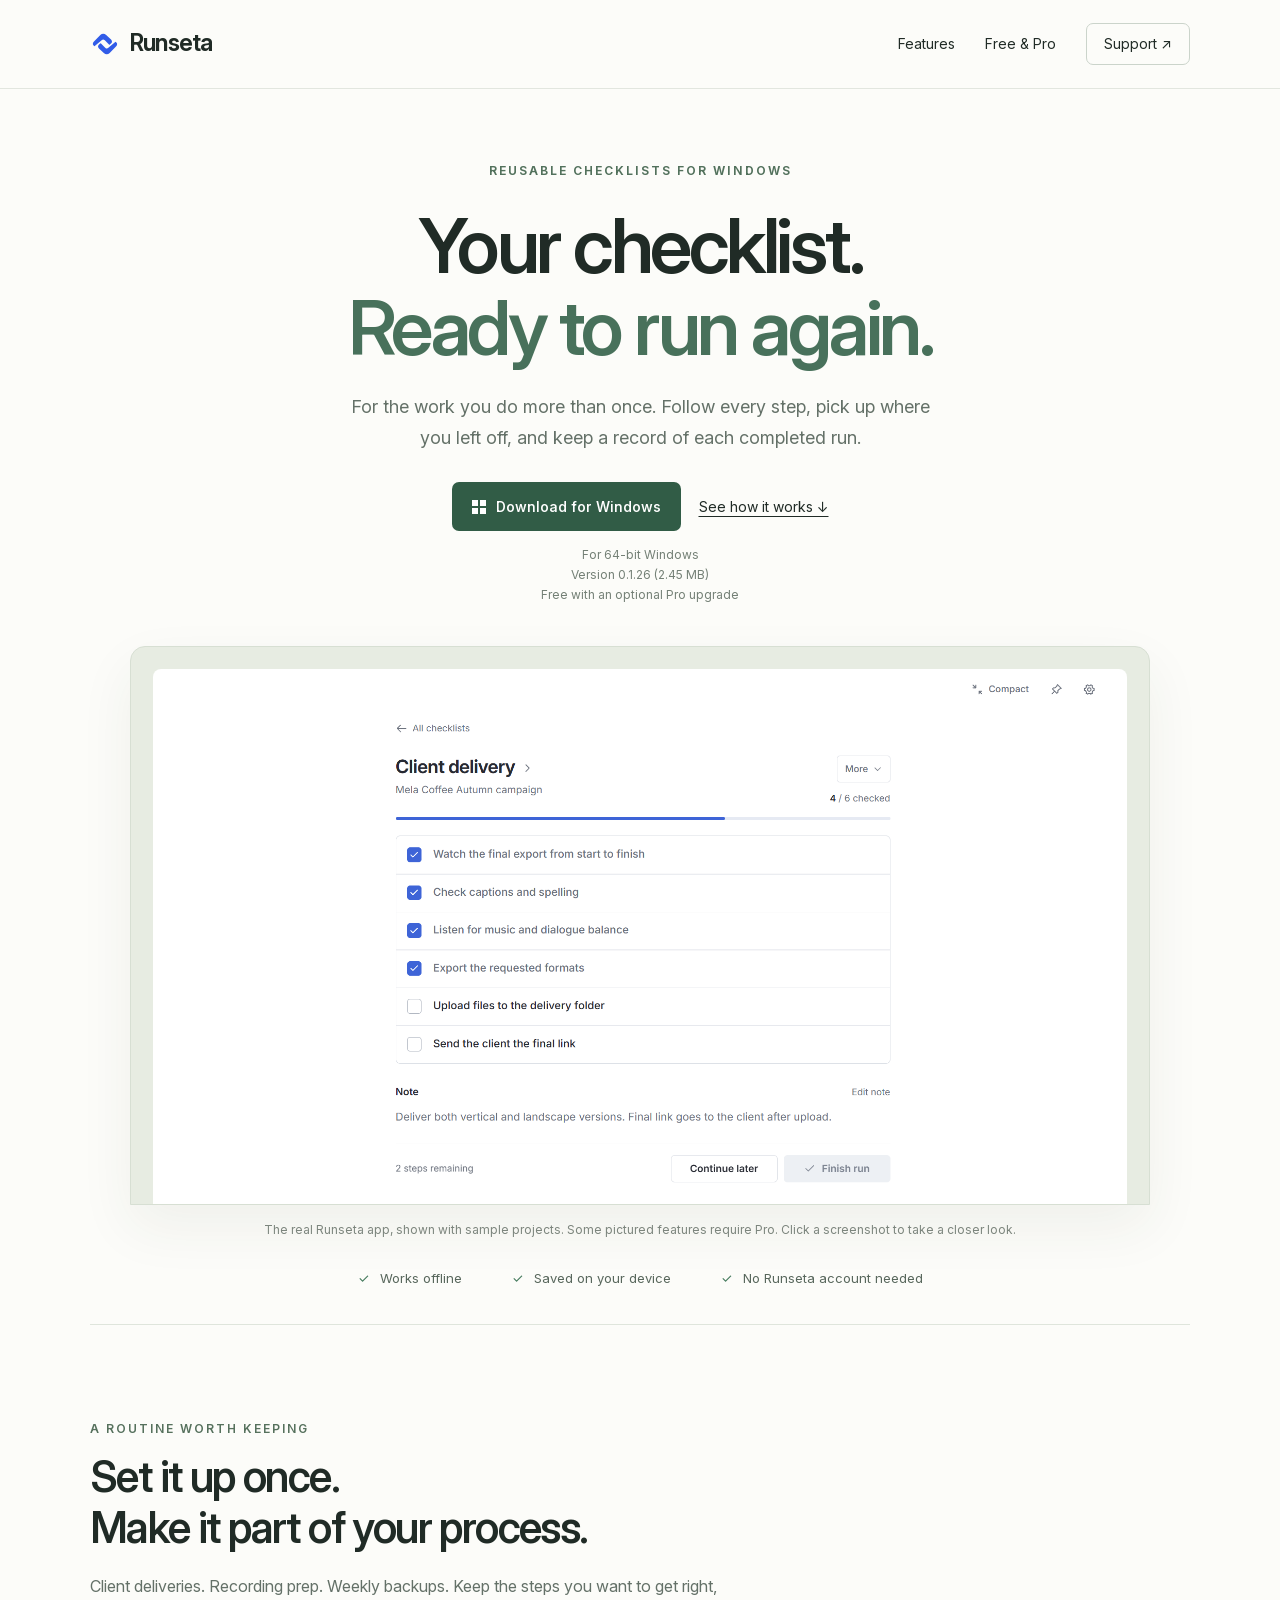
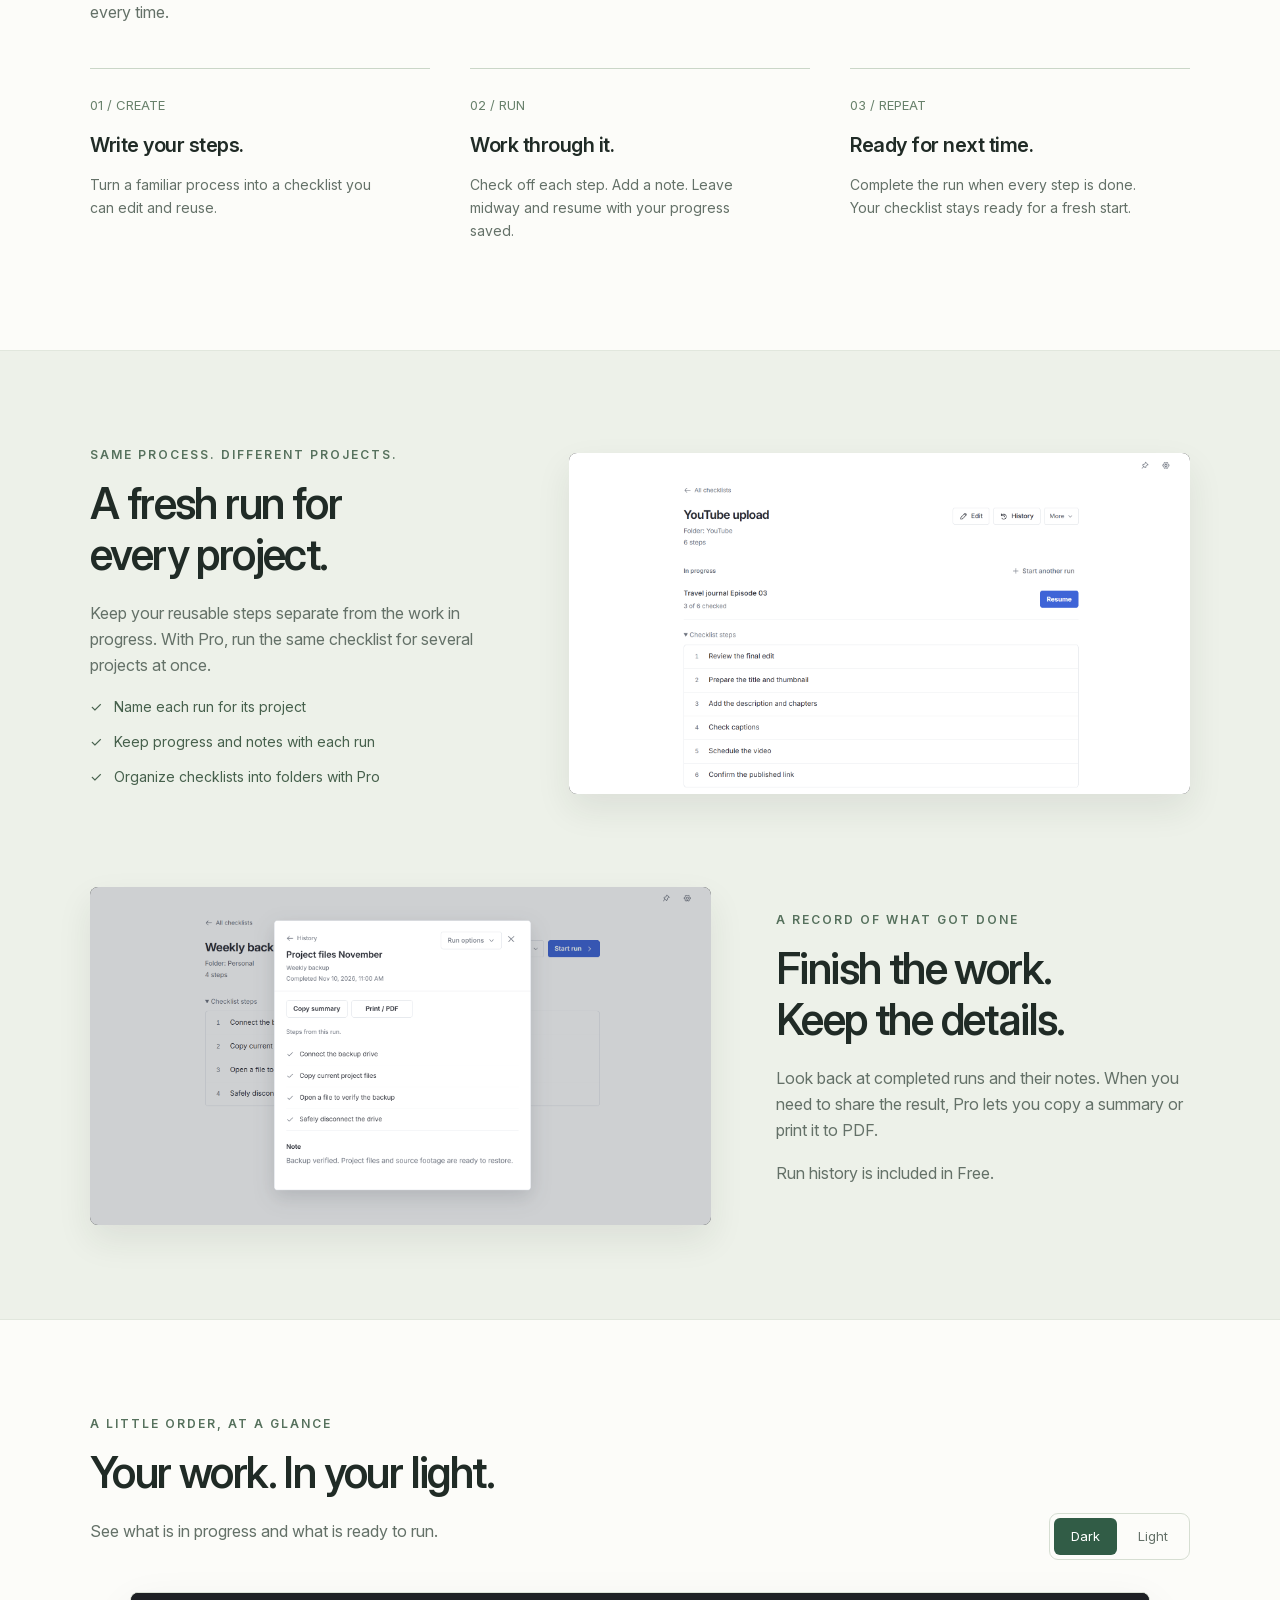
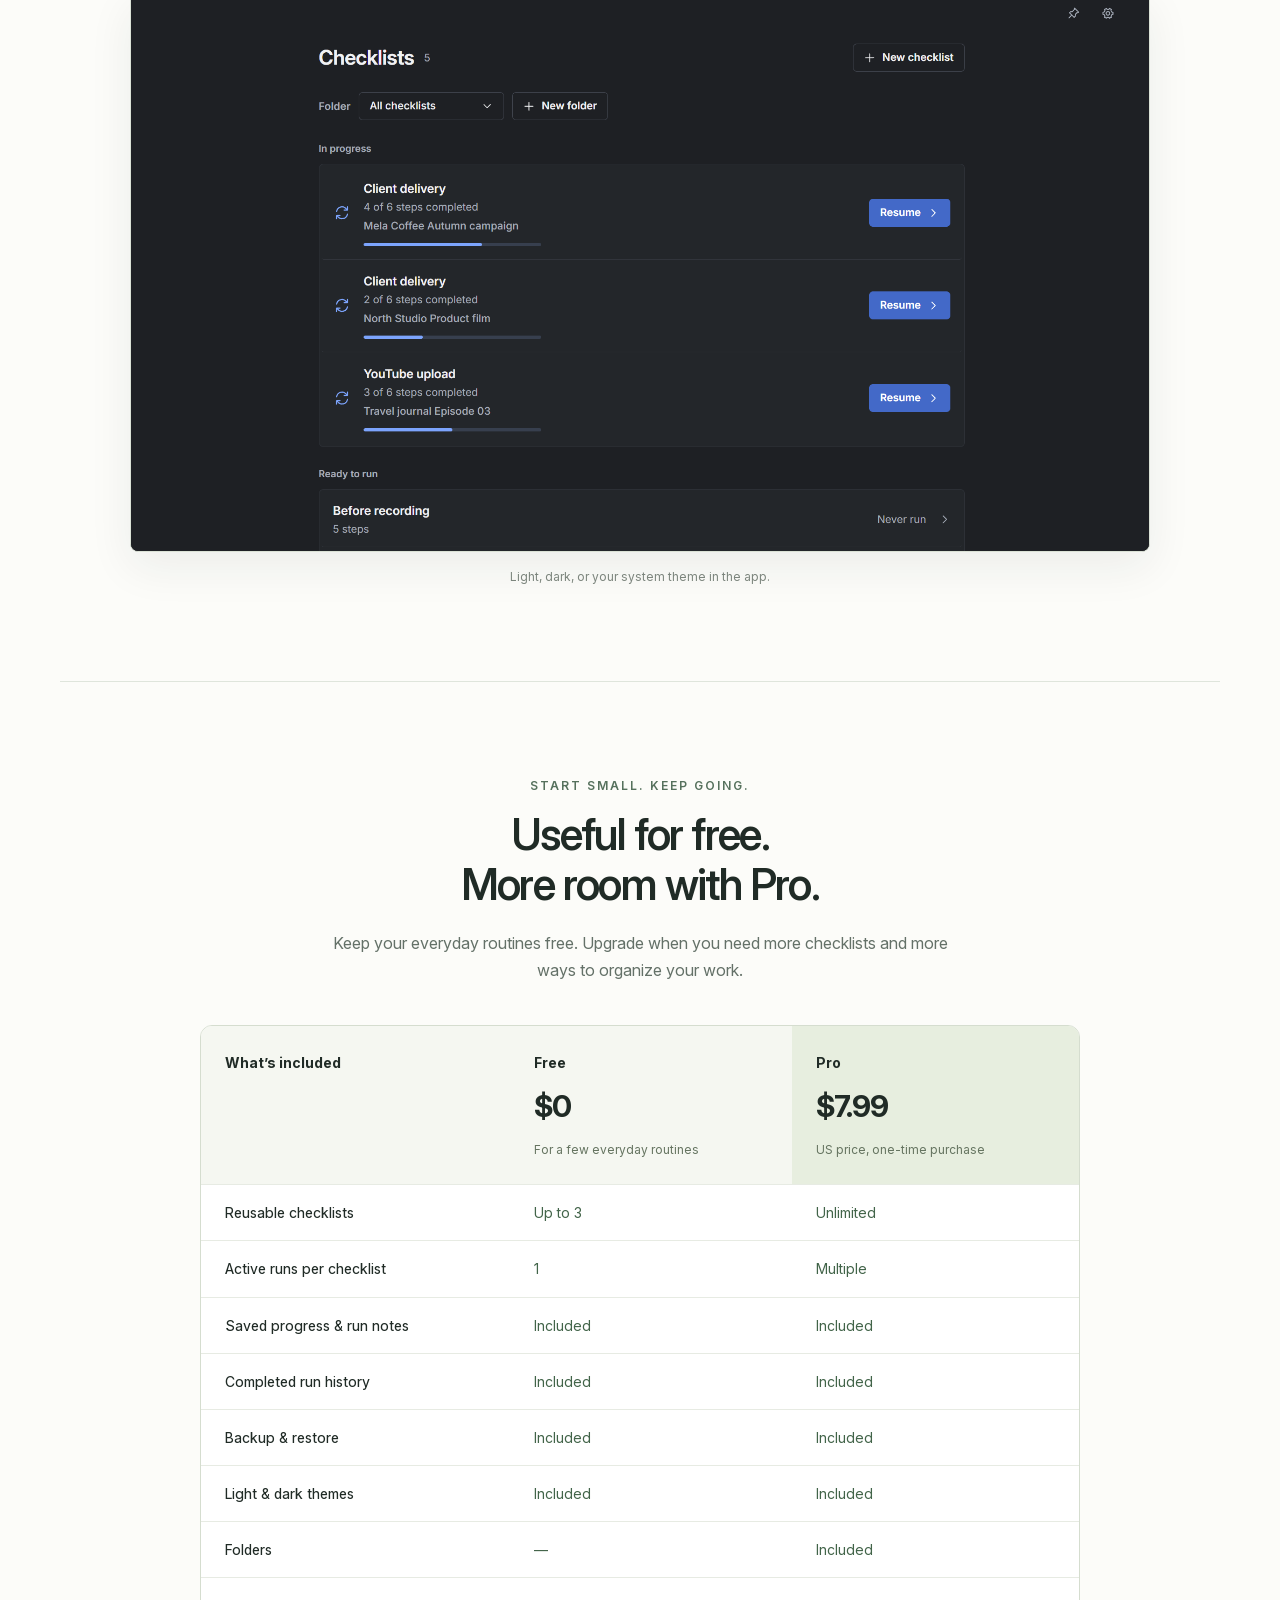
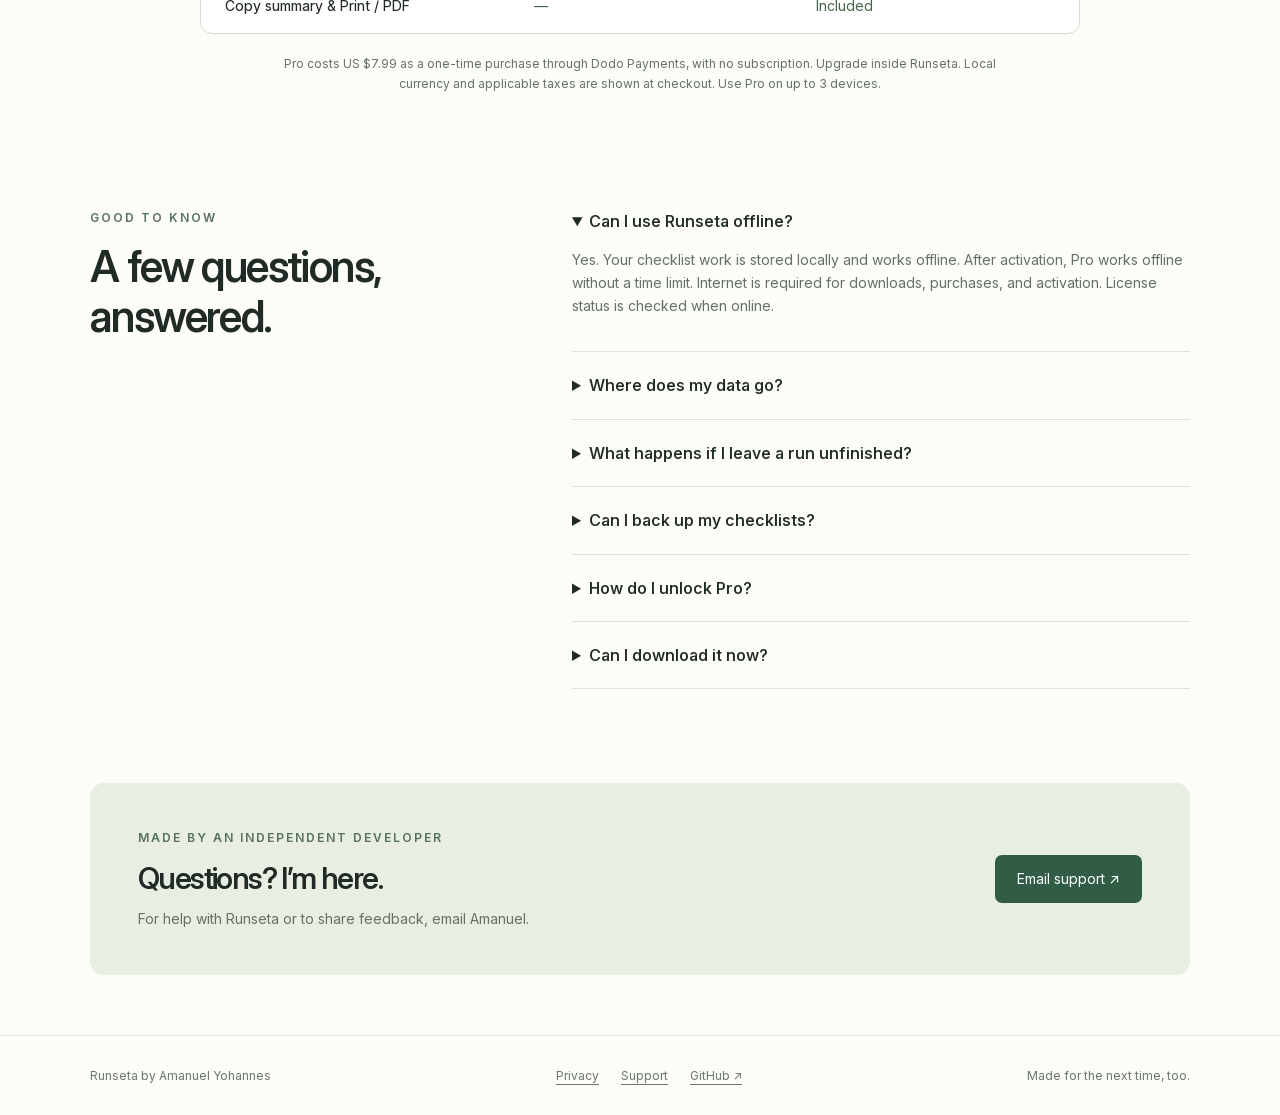
<file: index.html>
<!doctype html><html lang="en"><head><meta charset="utf-8"><meta name="viewport" content="width=device-width,initial-scale=1"><meta name="description" content="Runseta is a reusable checklist app for Windows. Save progress, repeat your routines, and review completed runs."><meta name="theme-color" content="#fcfcf9"><title>Runseta | Reusable Checklists for Windows</title><link rel="icon" href="assets/runseta.svg" type="image/svg+xml"><link rel="stylesheet" href="styles.css"></head><body><a class="skip" href="#main">Skip to content</a><header><nav class="wrap" aria-label="Main navigation"><a class="brand" href="index.html"><img src="assets/runseta.svg" alt="" width="30" height="30">Runseta</a><div class="navlinks"><a href="index.html#features">Features</a><a href="index.html#pricing">Free & Pro</a><a class="navsupport" href="index.html#support">Support ↗</a></div></nav></header><main id="main"><section class="hero wrap"><div class="eyebrow">Reusable checklists for Windows</div><h1>Your checklist.<br><span>Ready to run again.</span></h1><p class="intro">For the work you do more than once. Follow every step, pick up where you left off, and keep a record of each completed run.</p><div class="actions"><a class="availability" href="https://github.com/zematools/runseta/releases/download/v0.1.26/Runseta_0.1.26_x64-setup.exe"><span class="windows" aria-hidden="true"><i></i><i></i><i></i><i></i></span>Download for Windows</a><a class="textlink" href="#how-it-works">See how it works ↓</a></div><div class="subtle">For 64-bit Windows<br>Version 0.1.26 (2.45 MB)<br>Free with an optional Pro upgrade</div><div class="hero-visual"><button class="screenshot" data-zoom="assets/run.png" aria-label="Enlarge screenshot: An active client delivery run with four of six steps checked and a delivery note"><img src="assets/run.png" alt="An active client delivery run with four of six steps checked and a delivery note" loading="lazy"></button></div><p class="caption">The real Runseta app, shown with sample projects. Some pictured features require Pro. Click a screenshot to take a closer look.</p><div class="promise"><span>Works offline</span><span>Saved on your device</span><span>No Runseta account needed</span></div></section><section id="how-it-works" class="section wrap"><div class="section-head"><div class="kicker">A routine worth keeping</div><h2>Set it up once.<br>Make it part of your process.</h2><p>Client deliveries. Recording prep. Weekly backups. Keep the steps you want to get right, every time.</p></div><div class="steps"><article class="step"><span class="number">01 / CREATE</span><h3>Write your steps.</h3><p>Turn a familiar process into a checklist you can edit and reuse.</p></article><article class="step"><span class="number">02 / RUN</span><h3>Work through it.</h3><p>Check off each step. Add a note. Leave midway and resume with your progress saved.</p></article><article class="step"><span class="number">03 / REPEAT</span><h3>Ready for next time.</h3><p>Complete the run when every step is done. Your checklist stays ready for a fresh start.</p></article></div></section><section id="features" class="section feature-band"><div class="wrap"><article class="feature"><div class="feature-copy"><div class="kicker">Same process. Different projects.</div><h2>A fresh run for<br>every project.</h2><p>Keep your reusable steps separate from the work in progress. With Pro, run the same checklist for several projects at once.</p><ul><li>Name each run for its project</li><li>Keep progress and notes with each run</li><li>Organize checklists into folders with Pro</li></ul></div><button class="screenshot" data-zoom="assets/details.png" aria-label="Enlarge screenshot: YouTube upload checklist showing its folder, an active project run and six reusable steps"><img src="assets/details.png" alt="YouTube upload checklist showing its folder, an active project run and six reusable steps" loading="lazy"></button></article><article class="feature reverse"><button class="screenshot" data-zoom="assets/history.png" aria-label="Enlarge screenshot: Completed run showing all checked steps, a note, Copy summary and Print / PDF"><img src="assets/history.png" alt="Completed run showing all checked steps, a note, Copy summary and Print / PDF" loading="lazy"></button><div class="feature-copy"><div class="kicker">A record of what got done</div><h2>Finish the work.<br>Keep the details.</h2><p>Look back at completed runs and their notes. When you need to share the result, Pro lets you copy a summary or print it to PDF.</p><p>Run history is included in Free.</p></div></article></div></section><section class="section wrap gallery"><div class="galleryhead"><div class="section-head"><div class="kicker">A little order, at a glance</div><h2>Your work. In your light.</h2><p>See what is in progress and what is ready to run.</p></div><div class="theme-controls" aria-label="Screenshot appearance"><button data-theme="dark" aria-pressed="true">Dark</button><button data-theme="light" aria-pressed="false">Light</button></div></div><button id="home-shot" class="screenshot" data-zoom="assets/home-dark.png" aria-label="Enlarge dark theme home screenshot"><img id="home-image" src="assets/home-dark.png" alt="Runseta home in dark theme showing active projects and ready checklists" loading="lazy"></button><p class="caption">Light, dark, or your system theme in the app.</p></section><section id="pricing" class="section wrap pricing"><div class="section-head"><div class="kicker">Start small. Keep going.</div><h2>Useful for free.<br>More room with Pro.</h2><p>Keep your everyday routines free. Upgrade when you need more checklists and more ways to organize your work.</p></div><div class="tablebox"><table><thead><tr><th scope="col">What’s included</th><th scope="col">Free<span class="price">$0</span><small>For a few everyday routines</small></th><th scope="col">Pro<span class="price">$7.99</span><small>US price, one-time purchase</small></th></tr></thead><tbody><tr><th scope="row">Reusable checklists</th><td>Up to 3</td><td>Unlimited</td></tr><tr><th scope="row">Active runs per checklist</th><td>1</td><td>Multiple</td></tr><tr><th scope="row">Saved progress & run notes</th><td>Included</td><td>Included</td></tr><tr><th scope="row">Completed run history</th><td>Included</td><td>Included</td></tr><tr><th scope="row">Backup & restore</th><td>Included</td><td>Included</td></tr><tr><th scope="row">Light & dark themes</th><td>Included</td><td>Included</td></tr><tr><th scope="row">Folders</th><td>—</td><td>Included</td></tr><tr><th scope="row">Copy summary & Print / PDF</th><td>—</td><td>Included</td></tr></tbody></table></div><p class="pricingnote">Pro costs US $7.99 as a one-time purchase through Dodo Payments, with no subscription. Upgrade inside Runseta. Local currency and applicable taxes are shown at checkout. Use Pro on up to 3 devices.</p></section><section class="section wrap faq"><div><div class="kicker">Good to know</div><h2>A few questions,<br>answered.</h2></div><div><details open><summary>Can I use Runseta offline?</summary><p>Yes. Your checklist work is stored locally and works offline. After activation, Pro works offline without a time limit. Internet is required for downloads, purchases, and activation. License status is checked when online.</p></details><details><summary>Where does my data go?</summary><p>Your checklists, notes, and run history stay on your device. Runseta does not automatically upload that content to a developer server and does not have its own cloud sync. See the <a href="privacy.html">privacy policy</a> for details.</p></details><details><summary>What happens if I leave a run unfinished?</summary><p>Your progress is saved. Come back and resume the run when you are ready. A run can only be completed after every step is checked.</p></details><details><summary>Can I back up my checklists?</summary><p>Yes. Backup and restore are available in both Free and Pro. Keep your exported backup somewhere safe if you want to restore your data later.</p></details><details><summary>How do I unlock Pro?</summary><p>Select Get Pro inside Runseta and complete secure checkout with Dodo Payments in your browser. Return to Runseta so it can check payment and activate Pro. Your license key is also sent by email; you can enter it using Activate Pro.</p></details><details><summary>Can I download it now?</summary><p>Yes. <a href="https://github.com/zematools/runseta/releases/download/v0.1.26/Runseta_0.1.26_x64-setup.exe">Download Runseta for Windows x64</a> and run the installer. The Microsoft Store version is coming soon.</p></details></div></section><section id="support" class="wrap"><div class="support"><div><div class="kicker">Made by an independent developer</div><h2>Questions? I’m here.</h2><p>For help with Runseta or to share feedback, email Amanuel.</p></div><a href="mailto:serviceamanuel@gmail.com?subject=Runseta%20support">Email support ↗</a></div></section></main><dialog id="viewer" aria-label="Enlarged Runseta screenshot"><button id="close-viewer" autofocus>Close ×</button><img id="viewer-image" alt=""></dialog><footer><div class="wrap footerline"><span>Runseta by Amanuel Yohannes</span><div class="footerlinks"><a href="privacy.html">Privacy</a><a href="mailto:serviceamanuel@gmail.com">Support</a><a href="https://github.com/zematools">GitHub ↗</a></div><span>Made for the next time, too.</span></div></footer><script src="site.js" defer></script></body></html>
</file>
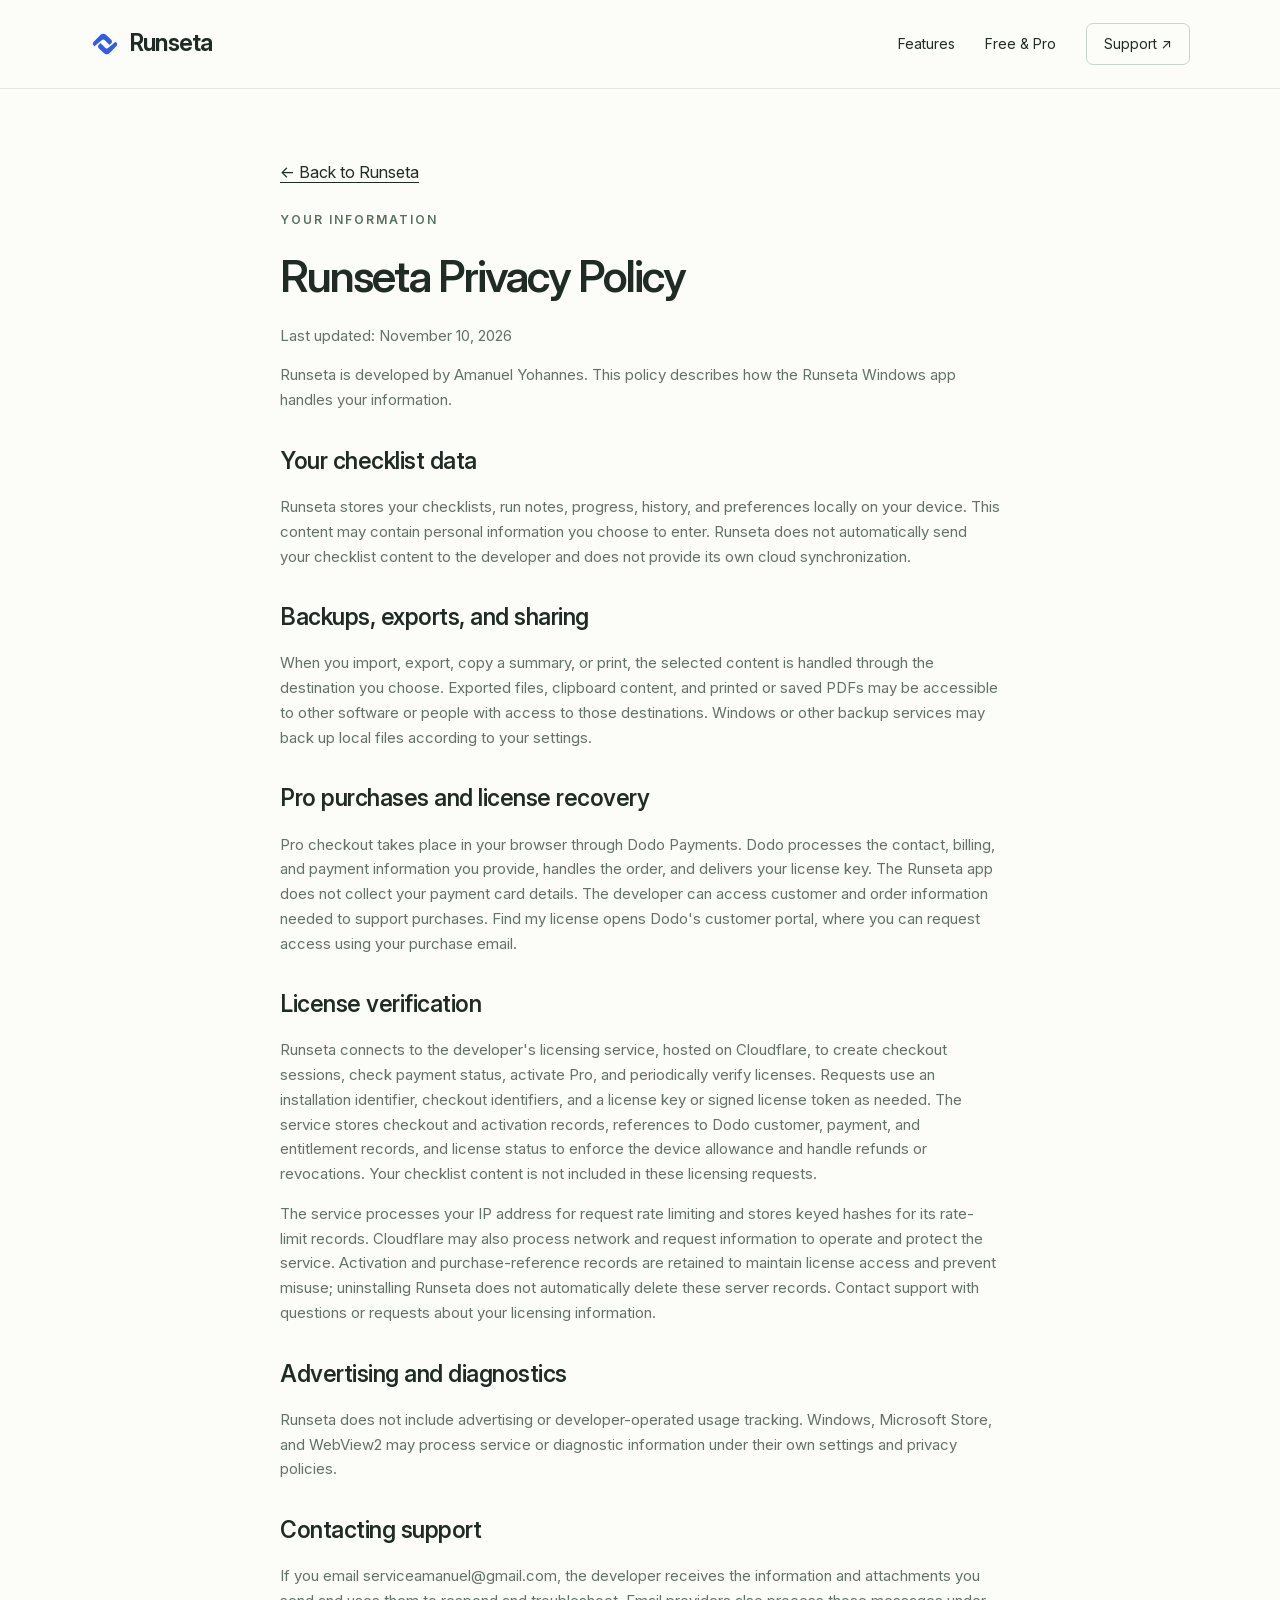
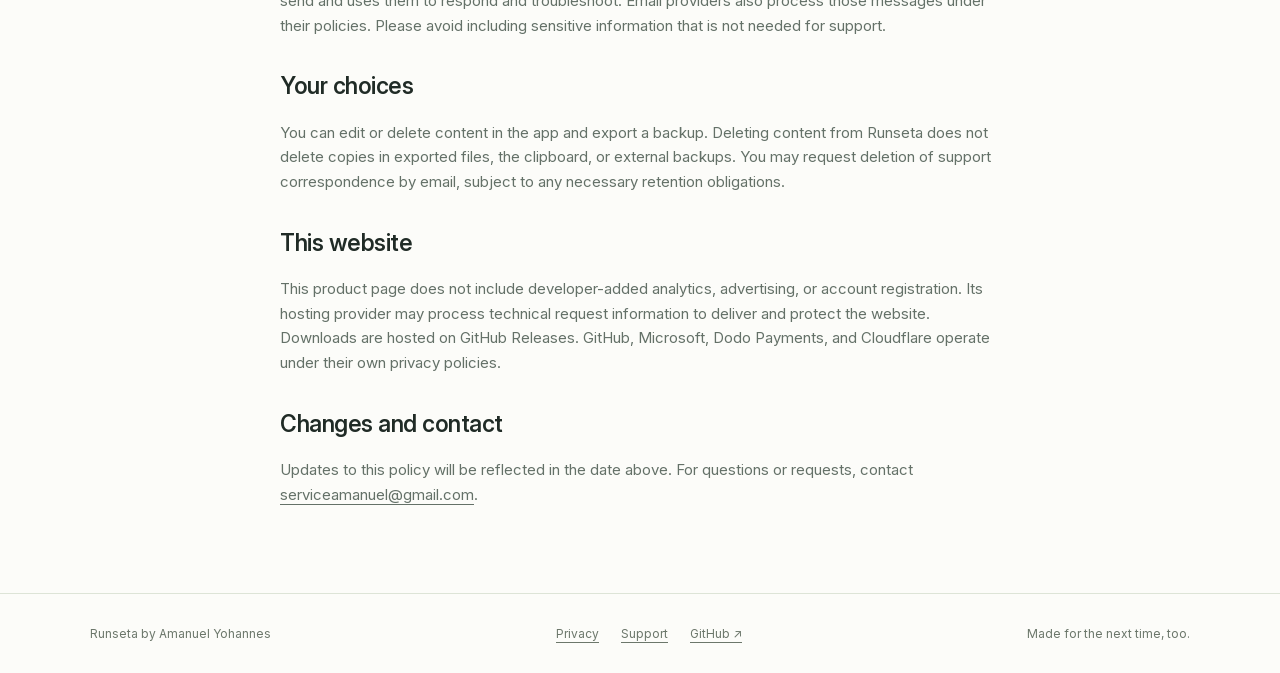
<file: privacy.html>
<!doctype html><html lang="en"><head><meta charset="utf-8"><meta name="viewport" content="width=device-width,initial-scale=1"><meta name="description" content="Runseta is a reusable checklist app for Windows. Save progress, repeat your routines, and review completed runs."><meta name="theme-color" content="#fcfcf9"><title>Privacy — Runseta</title><link rel="icon" href="assets/runseta.svg" type="image/svg+xml"><link rel="stylesheet" href="styles.css"></head><body><a class="skip" href="#main">Skip to content</a><header><nav class="wrap" aria-label="Main navigation"><a class="brand" href="index.html"><img src="assets/runseta.svg" alt="" width="30" height="30">Runseta</a><div class="navlinks"><a href="index.html#features">Features</a><a href="index.html#pricing">Free & Pro</a><a class="navsupport" href="index.html#support">Support ↗</a></div></nav></header><main id="main" class="legal"><a href="index.html">← Back to Runseta</a><div class="kicker">Your information</div><h1>Runseta Privacy Policy</h1><p>Last updated: November 10, 2026</p><p>Runseta is developed by Amanuel Yohannes. This policy describes how the Runseta Windows app handles your information.</p><h2>Your checklist data</h2><p>Runseta stores your checklists, run notes, progress, history, and preferences locally on your device. This content may contain personal information you choose to enter. Runseta does not automatically send your checklist content to the developer and does not provide its own cloud synchronization.</p><h2>Backups, exports, and sharing</h2><p>When you import, export, copy a summary, or print, the selected content is handled through the destination you choose. Exported files, clipboard content, and printed or saved PDFs may be accessible to other software or people with access to those destinations. Windows or other backup services may back up local files according to your settings.</p><h2>Pro purchases and license recovery</h2><p>Pro checkout takes place in your browser through Dodo Payments. Dodo processes the contact, billing, and payment information you provide, handles the order, and delivers your license key. The Runseta app does not collect your payment card details. The developer can access customer and order information needed to support purchases. Find my license opens Dodo's customer portal, where you can request access using your purchase email.</p><h2>License verification</h2><p>Runseta connects to the developer's licensing service, hosted on Cloudflare, to create checkout sessions, check payment status, activate Pro, and periodically verify licenses. Requests use an installation identifier, checkout identifiers, and a license key or signed license token as needed. The service stores checkout and activation records, references to Dodo customer, payment, and entitlement records, and license status to enforce the device allowance and handle refunds or revocations. Your checklist content is not included in these licensing requests.</p><p>The service processes your IP address for request rate limiting and stores keyed hashes for its rate-limit records. Cloudflare may also process network and request information to operate and protect the service. Activation and purchase-reference records are retained to maintain license access and prevent misuse; uninstalling Runseta does not automatically delete these server records. Contact support with questions or requests about your licensing information.</p><h2>Advertising and diagnostics</h2><p>Runseta does not include advertising or developer-operated usage tracking. Windows, Microsoft Store, and WebView2 may process service or diagnostic information under their own settings and privacy policies.</p><h2>Contacting support</h2><p>If you email serviceamanuel@gmail.com, the developer receives the information and attachments you send and uses them to respond and troubleshoot. Email providers also process those messages under their policies. Please avoid including sensitive information that is not needed for support.</p><h2>Your choices</h2><p>You can edit or delete content in the app and export a backup. Deleting content from Runseta does not delete copies in exported files, the clipboard, or external backups. You may request deletion of support correspondence by email, subject to any necessary retention obligations.</p><h2>This website</h2><p>This product page does not include developer-added analytics, advertising, or account registration. Its hosting provider may process technical request information to deliver and protect the website. Downloads are hosted on GitHub Releases. GitHub, Microsoft, Dodo Payments, and Cloudflare operate under their own privacy policies.</p><h2>Changes and contact</h2><p>Updates to this policy will be reflected in the date above. For questions or requests, contact <a href="mailto:serviceamanuel@gmail.com">serviceamanuel@gmail.com</a>.</p></main><footer><div class="wrap footerline"><span>Runseta by Amanuel Yohannes</span><div class="footerlinks"><a href="privacy.html">Privacy</a><a href="mailto:serviceamanuel@gmail.com">Support</a><a href="https://github.com/zematools">GitHub ↗</a></div><span>Made for the next time, too.</span></div></footer></body></html>
</file>
<file: styles.css>
@font-face{font-family:Inter;src:url(assets/InterVariable.woff2) format('woff2');font-display:swap}*{box-sizing:border-box}html{scroll-behavior:smooth;scroll-padding-top:100px}body{margin:0;background:#fcfcf9;color:#202b26;font-family:Inter,Segoe UI,sans-serif;font-size:16px;line-height:1.65}a{color:inherit;text-underline-offset:4px}button{font:inherit;cursor:pointer}img{max-width:100%;display:block}button,a{-webkit-tap-highlight-color:transparent}a:focus-visible,button:focus-visible,summary:focus-visible{outline:3px solid #315ce8;outline-offset:5px}.wrap{max-width:1160px;margin:auto;padding:0 30px}.skip{position:absolute;left:20px;top:-100px;background:white;padding:12px;z-index:10}.skip:focus{top:15px}header{border-bottom:1px solid #e2e6df;background:#fcfcf9}nav{height:88px;display:flex;align-items:center;justify-content:space-between;gap:20px}.brand{display:flex;align-items:center;gap:10px;text-decoration:none;font-weight:650;font-size:23px;letter-spacing:-.8px}.brand img{width:30px;height:30px}.navlinks{display:flex;align-items:center;gap:30px;font-size:14px}.navlinks a{text-decoration:none}.navlinks a:hover{color:#3d715b}.navlinks .navsupport{border:1px solid #cbd4cb;border-radius:7px;padding:8px 17px}.hero{text-align:center;padding-top:72px;padding-bottom:0}.eyebrow{font-size:12px;font-weight:650;letter-spacing:2px;text-transform:uppercase;color:#52715c}h1{font-size:clamp(44px,6vw,76px);line-height:1.08;letter-spacing:-3.5px;font-weight:580;margin:23px 0}h1 span{color:#48715b}p{color:#647168}.intro{max-width:590px;margin:0 auto;font-size:18px;line-height:1.75}.actions{display:flex;justify-content:center;gap:18px;align-items:center;flex-wrap:wrap;margin:28px 0 14px}.availability{display:inline-flex;align-items:center;gap:10px;background:#315c46;color:white;padding:13px 20px;border-radius:7px;font-size:14px;font-weight:550}.availability{text-decoration:none}.availability:hover{background:#264c39}.windows{display:grid;grid-template-columns:repeat(2,6px);gap:2px}.windows i{background:currentColor;width:6px;height:6px}.textlink{font-size:14px}.subtle{font-size:12px;color:#748076}.hero-visual{margin:42px auto 0;max-width:1020px;padding:22px 22px 0;border:1px solid #d7dfd3;border-radius:15px 15px 0 0;background:#e7ece2;box-shadow:0 22px 55px #293b2310}.screenshot{width:100%;border:0;padding:0;display:block;background:#1e2023;border-radius:8px;overflow:hidden;text-align:inherit}.hero-visual .screenshot{border-radius:8px 8px 0 0}.hero-visual img{width:100%;height:auto}.caption{text-align:center;font-size:12px;margin:15px 0 0;color:#7c857d}.promise{display:flex;justify-content:center;gap:50px;padding:28px 0 34px;border-bottom:1px solid #dfe5dc;font-size:13px;color:#58675c}.promise span:before{content:'✓';margin-right:10px;color:#407759}.section{padding-block:94px}.section-head{max-width:650px;margin-bottom:42px}.kicker{font-size:12px;text-transform:uppercase;letter-spacing:2px;font-weight:600;color:#56715d;margin-bottom:13px}h2{font-size:clamp(30px,4vw,43px);line-height:1.18;font-weight:570;letter-spacing:-1.6px;margin:0 0 20px}h3{font-size:20px;line-height:1.35;letter-spacing:-.5px;font-weight:600;margin:15px 0 10px}.steps{display:grid;grid-template-columns:repeat(3,1fr);gap:40px}.step{border-top:1px solid #cad6c8;padding-top:22px}.number{font-size:13px;color:#68816b}.step p{font-size:14px;max-width:300px}.feature-band{background:#edf1e9;border-top:1px solid #e1e7dd;border-bottom:1px solid #e1e7dd}.feature{display:grid;grid-template-columns:.8fr 1.2fr;gap:65px;align-items:center}.feature+.feature{margin-top:85px}.feature.reverse{grid-template-columns:1.2fr .8fr}.feature p{font-size:16px}.feature .screenshot{box-shadow:0 15px 35px #25342616}.feature ul{list-style:none;padding:0;font-size:14px;color:#46604c}.feature li{margin:12px 0}.feature li:before{content:'✓';padding-right:12px}.galleryhead{display:flex;align-items:end;justify-content:space-between;gap:20px;margin-bottom:32px}.galleryhead .section-head{margin:0}.theme-controls{display:flex;gap:4px;padding:4px;border:1px solid #d6ded2;border-radius:9px}.theme-controls button{border:0;background:transparent;padding:8px 17px;border-radius:6px;font-size:13px;color:#647168}.theme-controls button[aria-pressed=true]{background:#315c46;color:white}.gallery .screenshot{max-width:1020px;margin:auto;box-shadow:0 15px 45px #20302412;border:1px solid #dbe2d6}.gallery .screenshot img{width:100%}.pricing{border-top:1px solid #dfe5dc}.pricing .section-head{text-align:center;margin:0 auto 42px}.tablebox{max-width:880px;margin:auto;border:1px solid #d5ddcf;border-radius:12px;overflow:hidden;background:white}table{width:100%;border-collapse:collapse;text-align:left;font-size:14px}th,td{padding:16px 24px;border-bottom:1px solid #e7ebe3}thead th{padding:25px 24px;background:#f5f7f1;vertical-align:top}thead th:nth-child(3){background:#e7eedf}th small{display:block;font-weight:400;color:#657460;font-size:12px;max-width:210px}.price{font-size:30px;letter-spacing:-1px;display:block;margin:8px 0}tbody th{font-weight:450}tbody td{color:#426449}tbody tr:last-child>*{border-bottom:0}.pricingnote{text-align:center;font-size:12px;max-width:750px;margin:20px auto 0}.faq{padding-top:20px;display:grid;grid-template-columns:.8fr 1.2fr;gap:70px}.faq details{border-bottom:1px solid #dbe2d6;padding:20px 0}.faq summary{font-weight:550;cursor:pointer;padding-right:15px}.faq details:first-child{padding-top:0}.faq p{font-size:14px}.support{background:#e8eee1;border-radius:14px;padding:45px 48px;display:flex;align-items:center;justify-content:space-between;gap:30px;margin-bottom:60px}.support h2{font-size:30px;margin-bottom:10px}.support p{margin:0;font-size:14px}.support a{white-space:nowrap;background:#315c46;color:white;text-decoration:none;padding:12px 22px;border-radius:7px;font-size:14px}footer{border-top:1px solid #dde4d7;padding:30px 0}.footerline{display:flex;justify-content:space-between;gap:24px;align-items:center;font-size:12px;color:#6c776b}.footerlinks{display:flex;gap:22px}.legal{max-width:780px;margin:auto;padding:70px 30px}.legal h1{font-size:44px;letter-spacing:-2px}.legal h2{font-size:23px;margin-top:35px;letter-spacing:-.5px}.legal p,.legal li{font-size:15px}.legal .kicker{margin-top:25px}dialog{border:0;border-radius:12px;padding:50px 15px 15px;max-width:95vw;max-height:95vh;background:#171b18;color:white}dialog::backdrop{background:#111b16db}dialog img{max-height:80vh;max-width:90vw;object-fit:contain}dialog button{position:absolute;right:16px;top:9px;background:transparent;color:white;border:1px solid #657465;border-radius:5px;padding:4px 12px}.noscript{font-size:12px;text-align:center}@media(max-width:760px){.wrap{padding:0 20px}nav{height:74px}.navlinks{gap:16px}.navlinks .navsupport{display:none}.hero{padding-top:48px}h1{letter-spacing:-2px}.intro{font-size:16px}.hero-visual{padding:10px 10px 0;margin-top:30px}.hero-visual img{aspect-ratio:auto;object-fit:contain}.promise{gap:15px;font-size:11px;flex-wrap:wrap}.section{padding-block:62px}.steps{grid-template-columns:1fr;gap:22px}.step p{max-width:none}.feature,.feature.reverse,.faq{grid-template-columns:1fr;gap:25px}.feature.reverse .feature-copy{grid-row:1}.feature+.feature{margin-top:55px}.galleryhead{align-items:start;flex-direction:column}.support{padding:30px 24px;align-items:start;flex-direction:column}.footerline{align-items:start;flex-direction:column}.tablebox{overflow-x:auto}th,td{padding:14px 12px;font-size:12px}thead th{padding:20px 12px}.price{font-size:25px}.faq{padding-top:10px}.legal h1{font-size:36px}}@media(prefers-reduced-motion:reduce){html{scroll-behavior:auto}}
</file>
